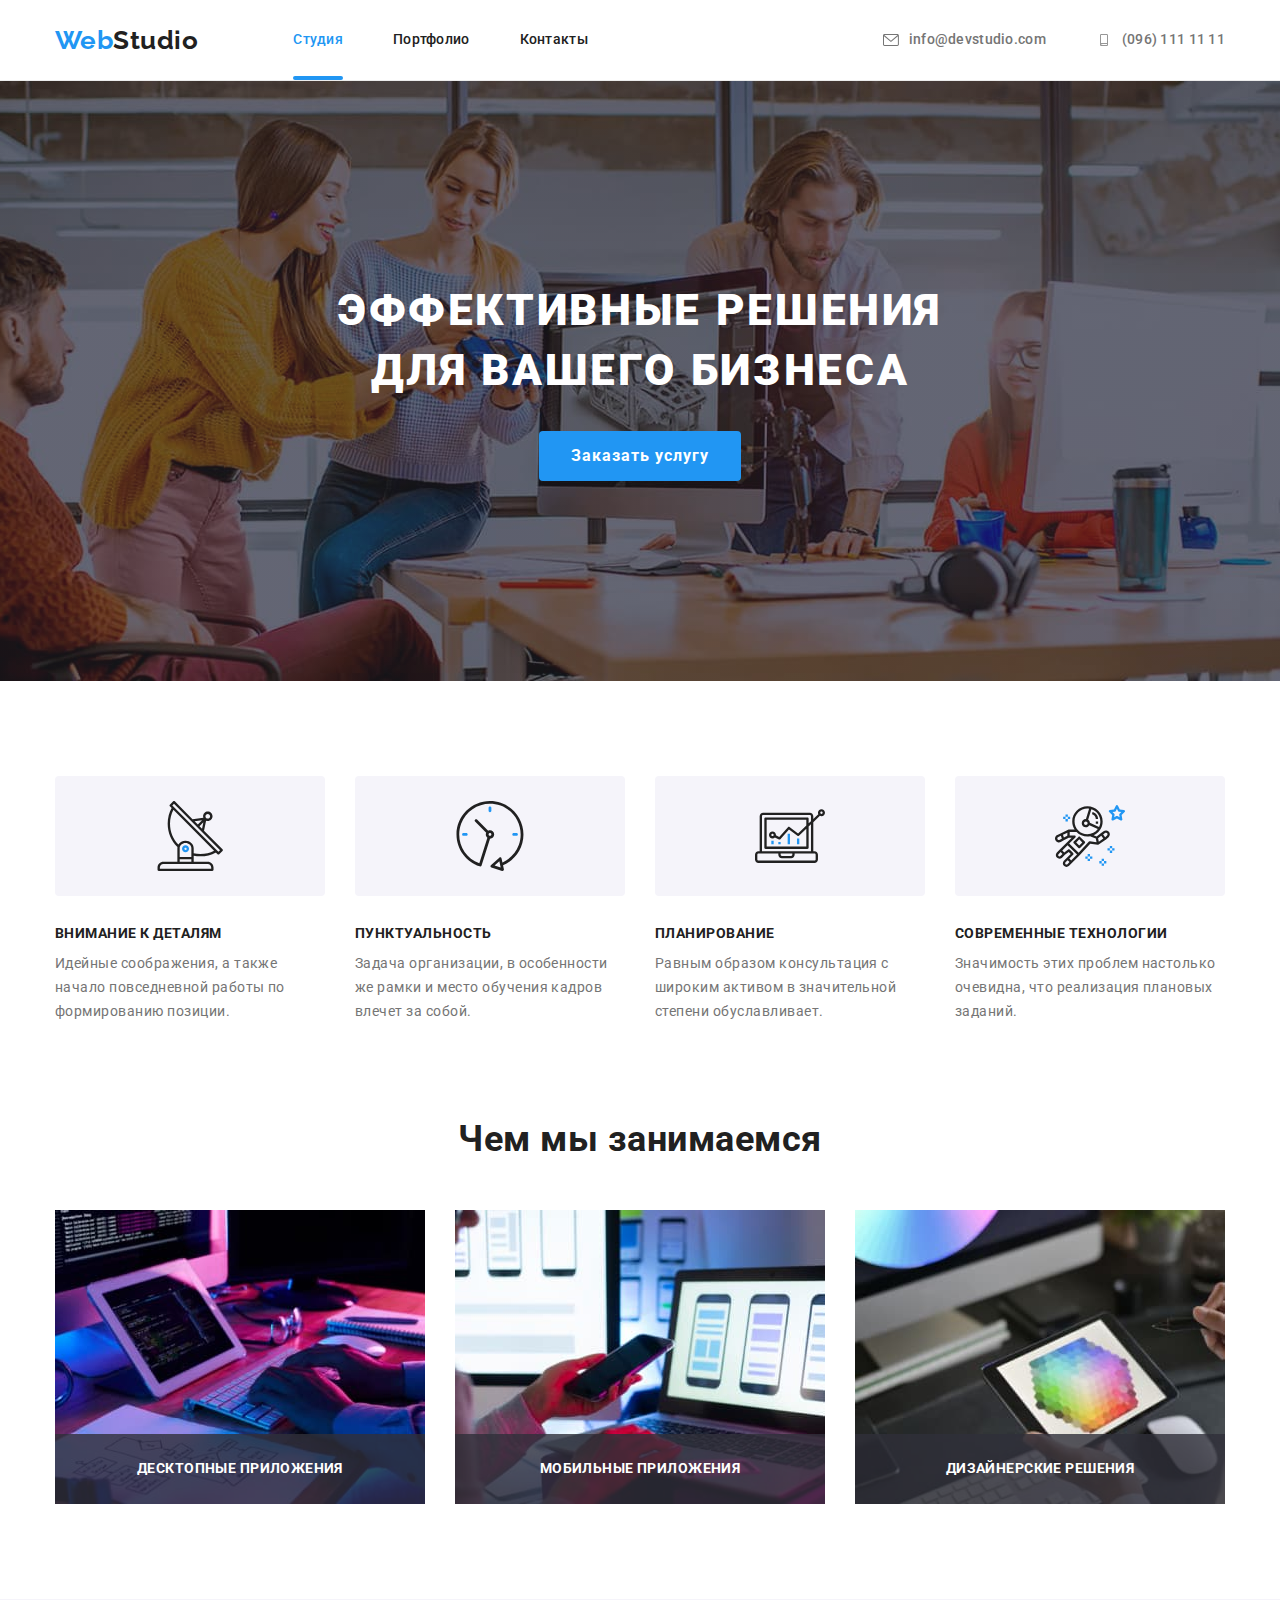
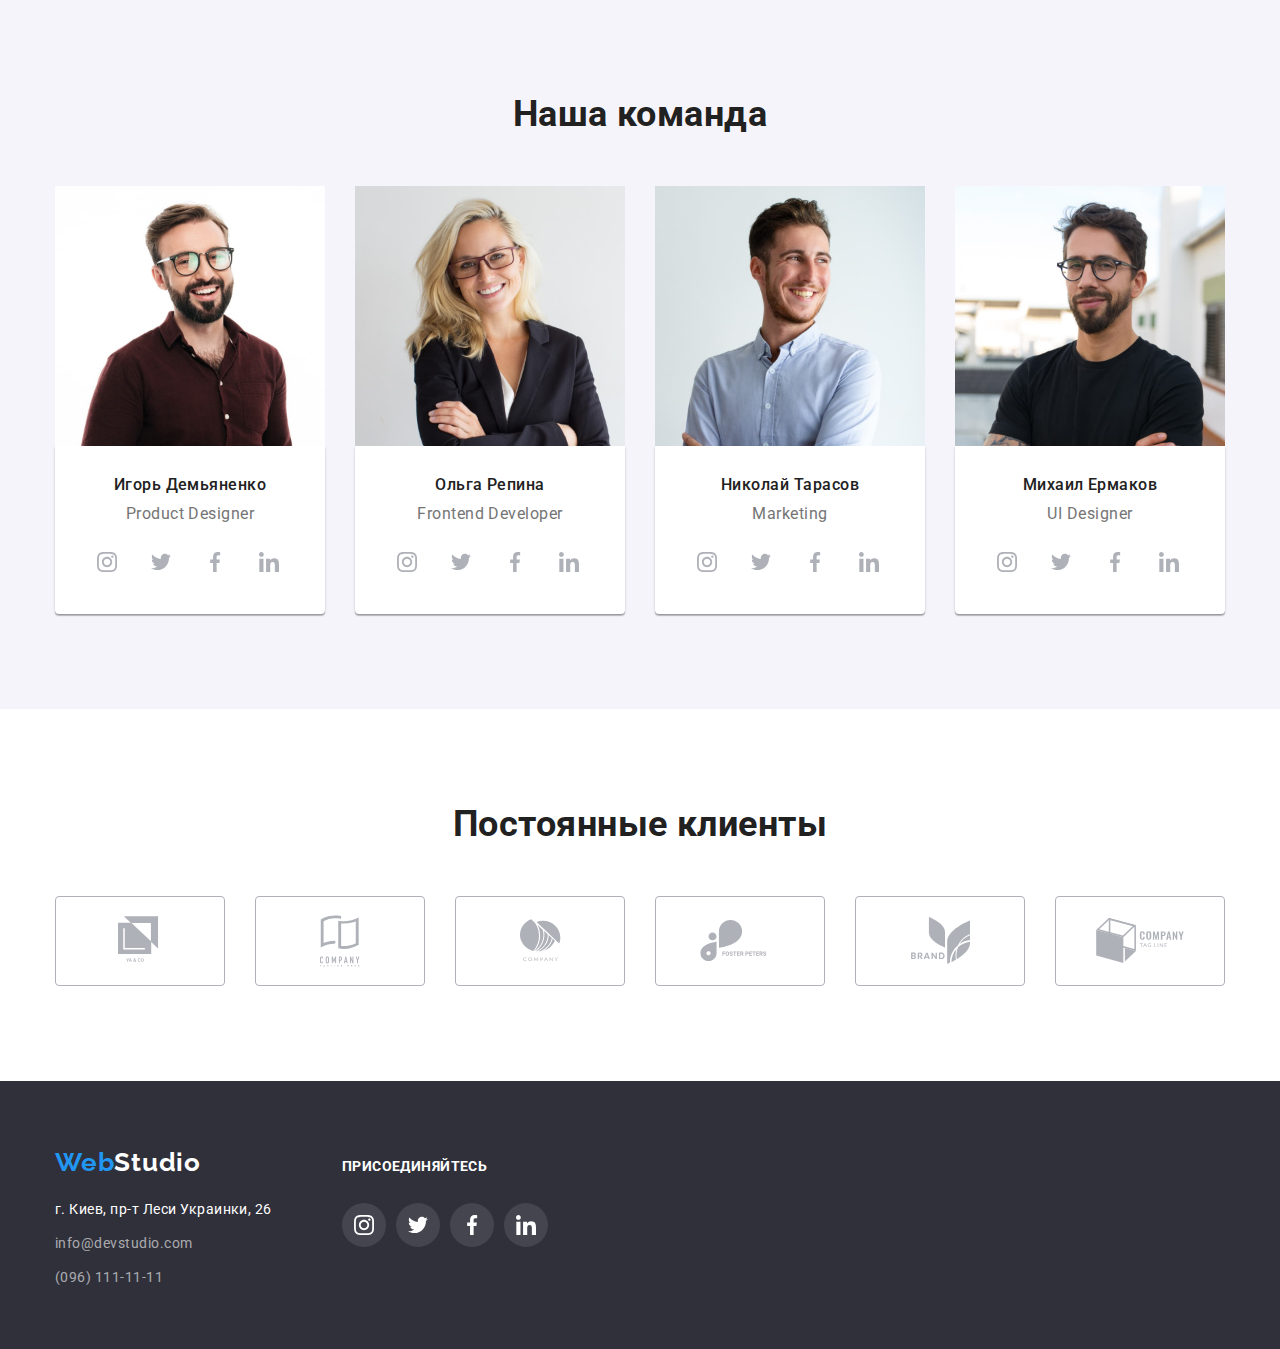
<file: index.html>
<!DOCTYPE html>
<html lang="ru">
<head>
    <meta charset="UTF-8">
    <meta name="viewport" content="width=device-width, initial-scale=1.0">
    <title>Студия</title>
    <link rel="stylesheet" href="https://fonts.googleapis.com/css2?family=Raleway:wght@700&display=swap">
    <link rel="stylesheet" href="https://fonts.googleapis.com/css2?family=Roboto:wght@400;500;700;900&display=swap">
    <link rel="stylesheet" href="https://cdnjs.cloudflare.com/ajax/libs/modern-normalize/1.0.0/modern-normalize.min.css">
    <link rel="stylesheet" href="./css/styles.css">
</head>
<body>

    
   

<header class="header">
    
    
        <div class="container nav-adress-container">
            
                <!--Логотип-->
        <a class="logo" href="./index.html"><span class="web-logo">Web</span>Studio</a>
        <nav>
            <!-- Навигация на другие страницы -->
            <ul class="site-nav list">
                <li class="item"><a class="link current" href="">Студия</a></li>
                <li class="item"><a class="link" href="./portfolio.html" target="_blank">Портфолио</a></li>
                <li class="item"><a class="link" href="">Контакты</a></li>
            </ul>
        </nav>



        <!--Список контактов-->
        <adress class="adress-container">
            <ul class="header-adress list">



                <li class="item">
                    <a href="mailto:info@devstudio.com" class="adress-link">
                        <svg class="nav-svg" width="16" height="12">
                            <use href="./images/sprites.svg#email">
                        </svg>info@devstudio.com</a>
                </li>


                
                <li class="item"><a href="tel:++380961111111" class="adress-link">
                        <svg class="nav-svg" width="16" height="12">
                            <use href="./images/sprites.svg#smartphone">
                        </svg>(096) 111 11 11</a>
                    </li>

            </ul>
        </adress>

    </div>


    
</header>
    
<main>
    <!--Секция с героем-->
    
    <section class="hero-section">
        <div class="container">
        <h1 class="hero">Эффективные решения <br>для вашего бизнеса</h1>

        <button type="button" class="button" data-modal-open>
            <span class="button-text">Заказать услугу</span>
        </button> 
    </div>

    
    </section>
    
    <!--Список преимуществ данной веб студии-->
    
    <section class="features-section">
        <div class="container">
        <!--<h2>Список преимуществ</h2>-->
<ul class="features list">

    <li class="item">
        <div class=features-icon>
    <svg width="70" height="70">
        <use href="./images/sprites.svg#antenna">
    </svg>
        </div>
        <h3 class="title">Внимание к деталям</h3>
        <p class="features-text">Идейные соображения, а также начало повседневной работы по формированию позиции.</p>
    </li>


    <li class="item">
        <div class=features-icon>
            <svg width="70" height="70">
                <use href="./images/sprites.svg#clock">
            </svg>
        </div>
        <h3 class="title">Пунктуальность</h3>
        <p class="features-text">Задача организации, в особенности же рамки и место обучения кадров влечет за собой.</p>
    </li>
    <li class="item">
        <div class=features-icon>
            <svg width="70" height="70">
                <use href="./images/sprites.svg#diagram">
            </svg>
        </div>
        <h3 class="title">Планирование</h3>
        <p class="features-text">Равным образом консультация с широким активом в значительной степени обуславливает.</p>
    </li>
    <li class="item">
        <div class=features-icon>
            <svg width="70" height="70">
                <use href="./images/sprites.svg#astronaut">
            </svg>
        </div>
        <h3 class="title">Современные технологии</h3>
        <p class="features-text">Значимость этих проблем настолько очевидна, что реализация плановых заданий.</p>
    </li>
</ul>
</div>


    </section>
    </div>
    
    <!--Чем мы занимаемся-->
    
    <section class="what-we-do-section">
        <div class="container">
        <h2 class="section-title">Чем мы занимаемся</h2>
        <ul class="list works-photo">
            
            <li class="item">
                <img src="./images/coding.jpg" alt="верстаем" width="370" />
            <div class="what-we-do-description">
                <p class="what-we-do-description-text">
                    Десктопные приложения
                </p>
            </div>
             </li>



            <li class="item"><img src="./images/adaptive.jpg" alt="делаем адаптивную верстку" width="370" />
            <div class="what-we-do-description">
                <p class="what-we-do-description-text">
                    Мобильные приложения
                </p>
            </div></li>


            
            <li class="item"><img src="./images/webdesign.jpg"  alt="занимаемся веб-дизайном" width="370" />
            <div class="what-we-do-description">
                <p class="what-we-do-description-text">
                    Дизайнерские решения
                </p>
            </div></li>
            
        </ul>
        </div>
    </section>
    
    <!--Наша команда-->
    
    <section class="our-team-section">
        <div class="container">
        <h2 class="section-title">Наша команда</h2>
        <ul class="our-team list">
            <li class="item">
            <img src="./images/igor.jpg" alt="Игорь Демьяненко" width="270" />
        <div class="content">
            <h3 class="title">Игорь Демьяненко</h3>
            <p class="profession">Product Designer</p>
            <!--------------------------------- Кнопки социалок------------------->
            <ul class="social-buttons-team list">
                <li class="item">
                    <a class="social-link-team" href="http://www.instagram.com" target="blank">
                        <svg width="20" height="20">
                            <use href="./images/sprites.svg#instagram">
                        </svg>
                    </a>
                </li>
                <li class="item">
                    <a class="social-link-team" href="http://www.twitter.com" target="blank">
                        <svg width="20" height="20">
                            <use href="./images/sprites.svg#twitter">
                        </svg>
                    </a>
                </li>
                <li class="item">
                    <a class="social-link-team" href="http://www.facerbook.com" target="blank">
                        <svg width="20" height="20">
                            <use href="./images/sprites.svg#facebook">
                        </svg>
                    </a>
                </li>
                <li class="item">
                    <a class="social-link-team" href="http://www.linkedin.com/" target="blank">
                        <svg width="20" height="20">
                            <use href="./images/sprites.svg#linkedin">
                        </svg>
                    </a>
                </li>
            
            </ul>
                <!--------------------------------- Кнопки социалок------------------->
            </div>
            
            </li>
            <li class="item">
            <img src="./images/olga.jpg" alt="Ольга Репина" width="270" />
        <div class="content">
            <h3 class="title">Ольга Репина</h3>
            <p class="profession">Frontend Developer</p>
        <ul class="social-buttons-team list">
            <li class="item">
                <a class="social-link-team" href="http://www.instagram.com" target="blank">
                    <svg width="20" height="20">
                        <use href="./images/sprites.svg#instagram">
                    </svg>
                </a>
            </li>
            <li class="item">
                <a class="social-link-team" href="http://www.twitter.com" target="blank">
                    <svg width="20" height="20">
                        <use href="./images/sprites.svg#twitter">
                    </svg>
                </a>
            </li>
            <li class="item">
                <a class="social-link-team" href="http://www.facerbook.com" target="blank">
                    <svg width="20" height="20">
                        <use href="./images/sprites.svg#facebook">
                    </svg>
                </a>
            </li>
            <li class="item">
                <a class="social-link-team" href="http://www.linkedin.com/" target="blank">
                    <svg width="20" height="20">
                        <use href="./images/sprites.svg#linkedin">
                    </svg>
                </a>
            </li>
        
        </ul>
        </div>    
            </li>
            <li class="item">
            <img src="./images/nikola.jpg" alt="Николай Тарасов" width="270" />
        <div class="content">
            <h3 class="title">Николай Тарасов</h3>
            <p class="profession">Marketing</p>
            <ul class="social-buttons-team list">
                <li class="item">
                    <a class="social-link-team" href="http://www.instagram.com" target="blank">
                        <svg width="20" height="20">
                            <use href="./images/sprites.svg#instagram">
                        </svg>
                    </a>
                </li>
                <li class="item">
                    <a class="social-link-team" href="http://www.twitter.com" target="blank">
                        <svg width="20" height="20">
                            <use href="./images/sprites.svg#twitter">
                        </svg>
                    </a>
                </li>
                <li class="item">
                    <a class="social-link-team" href="http://www.facerbook.com" target="blank">
                        <svg width="20" height="20">
                            <use href="./images/sprites.svg#facebook">
                        </svg>
                    </a>
                </li>
                <li class="item">
                    <a class="social-link-team" href="http://www.linkedin.com/" target="blank">
                        <svg width="20" height="20">
                            <use href="./images/sprites.svg#linkedin">
                        </svg>
                    </a>
                </li>
            
            </ul>
        </div>
            </li>
            <li class="item">
            <img src="./images/mihail.jpg" alt="Михаил Ермаков" width="270" />
        <div class="content">
            <h3 class="title">Михаил Ермаков</h3>
            <p class="profession">UI Designer</p>
            <ul class="social-buttons-team list">
                <li class="item">
                    <a class="social-link-team" href="http://www.instagram.com" target="blank">
                        <svg width="20" height="20">
                            <use href="./images/sprites.svg#instagram">
                        </svg>
                    </a>
                </li>
                <li class="item">
                    <a class="social-link-team" href="http://www.twitter.com" target="blank">
                        <svg width="20" height="20">
                            <use href="./images/sprites.svg#twitter">
                        </svg>
                    </a>
                </li>
                <li class="item">
                    <a class="social-link-team" href="http://www.facerbook.com" target="blank">
                        <svg width="20" height="20">
                            <use href="./images/sprites.svg#facebook">
                        </svg>
                    </a>
                </li>
                <li class="item">
                    <a class="social-link-team" href="http://www.linkedin.com/" target="blank">
                        <svg width="20" height="20">
                            <use href="./images/sprites.svg#linkedin">
                        </svg>
                    </a>
                </li>
            
            </ul>
            </li>
        </div>
        </ul>
        </div>
    </section>

    <section class="clients-container">
        <div class="container">
            <h2 class="section-title">Постоянные клиенты</h2>
    
          

            <ul class="our-clients list">
                
                <li>
                <a href="/" class="client-link">
                <svg class="list-icon" width="44.27" height="49.23">
                    <use href="./images/sprites.svg#comp1">
                    </use>
                 </svg>   
                </a>
                </li>

                <li>
                    <a href="/" class="client-link">
                        <svg class="list-icon" width="40" height="52">
                            <use href="./images/sprites.svg#comp2">
                            </use>
                        </svg>
                    </a>
                </li>

                <li>
                    <a href="/" class="client-link">
                        <svg class="list-icon" width="41" height="42.6">
                            <use href="./images/sprites.svg#comp3">
                            </use>
                        </svg>
                    </a>
                </li>

                <li>
                    <a href="/" class="client-link">
                        <svg class="list-icon" width="79.66" height="42.02">
                            <use href="./images/sprites.svg#comp4">
                            </use>
                        </svg>
                    </a>
                </li>

                <li>
                    <a href="/" class="client-link">
                        <svg class="list-icon" width="59" height="47">
                            <use href="./images/sprites.svg#comp5">
                            </use>
                        </svg>
                    </a>
                </li>

                <li>
                    <a href="/" class="client-link">
                        <svg class="list-icon" width="88.48" height="45.44">
                            <use href="./images/sprites.svg#comp6">
                            </use>
                        </svg>
                    </a>
                </li>
                
            </ul>
            
    
        </div>
    </section>
    
</main>
   
    <footer class="footer">
        <div class="container footer-container">

      

        <div>
        <!--Логотип-->
        <a class="footer-logo" href="./index.html"><span class="web-logo">Web</span>Studio</a>
          <!--Список контактов-->
         <address>
        <ul class="footer-adress list">

         <li class="item">
            <a href="https://goo.gl/maps/HhLxZeVXFnJHZ4HMA" 
                target="_blank" class="footer-contact-adress">г. Киев, пр-т Леси Украинки, 26 </a> </li>
         <li class="item">
            <a href="mailto:info@devstudio.com" class="footer-contact">info@devstudio.com</a>
        </li>
        <li class="item">
            <a href="tel:++380961111111" class="footer-contact">(096) 111-11-11</a>
        </li>
    </ul>
        </address>
    </div>
                



        <div class="social-container">
           <p> <span class="join-us">присоединяйтесь</span></p>
            <ul class="social-buttons list">
                <li class="item">
                    <a class="social-link" href="http://www.instagram.com" target="blank">
                    <svg width="20" height="20">
                        <use href="./images/sprites.svg#instagram">
                    </svg>
                    </a>
                </li>
                <li class="item">
                    <a class="social-link" href="http://www.twitter.com" target="blank">
                    <svg width="20" height="20">
                        <use href="./images/sprites.svg#twitter">
                    </svg>
                    </a>
                </li>
                <li class="item">
                    <a class="social-link" href="http://www.facerbook.com" target="blank">
                    <svg width="20" height="20">
                        <use href="./images/sprites.svg#facebook">
                    </svg>
                    </a>
                </li>
                <li class="item">
                    <a class="social-link" href="http://www.linkedin.com/" target="blank">
                    <svg width="20" height="20">
                        <use href="./images/sprites.svg#linkedin">
                    </svg>
                    </a>
                </li>
                
            </ul>
        </div>
        
        
        </div>
    </footer>

    <div class="backdrop is-hidden" data-modal>
    
        <div class="modal">
            <button class="modal-close" data-modal-close >
                <svg width="11" height="11">
                    <use href="./images/sprites.svg#close">
                </svg>
            </button>
        </div>
    
    </div>
    
<script src="./js/modal.js"></script>
</body>
</html>
</file>
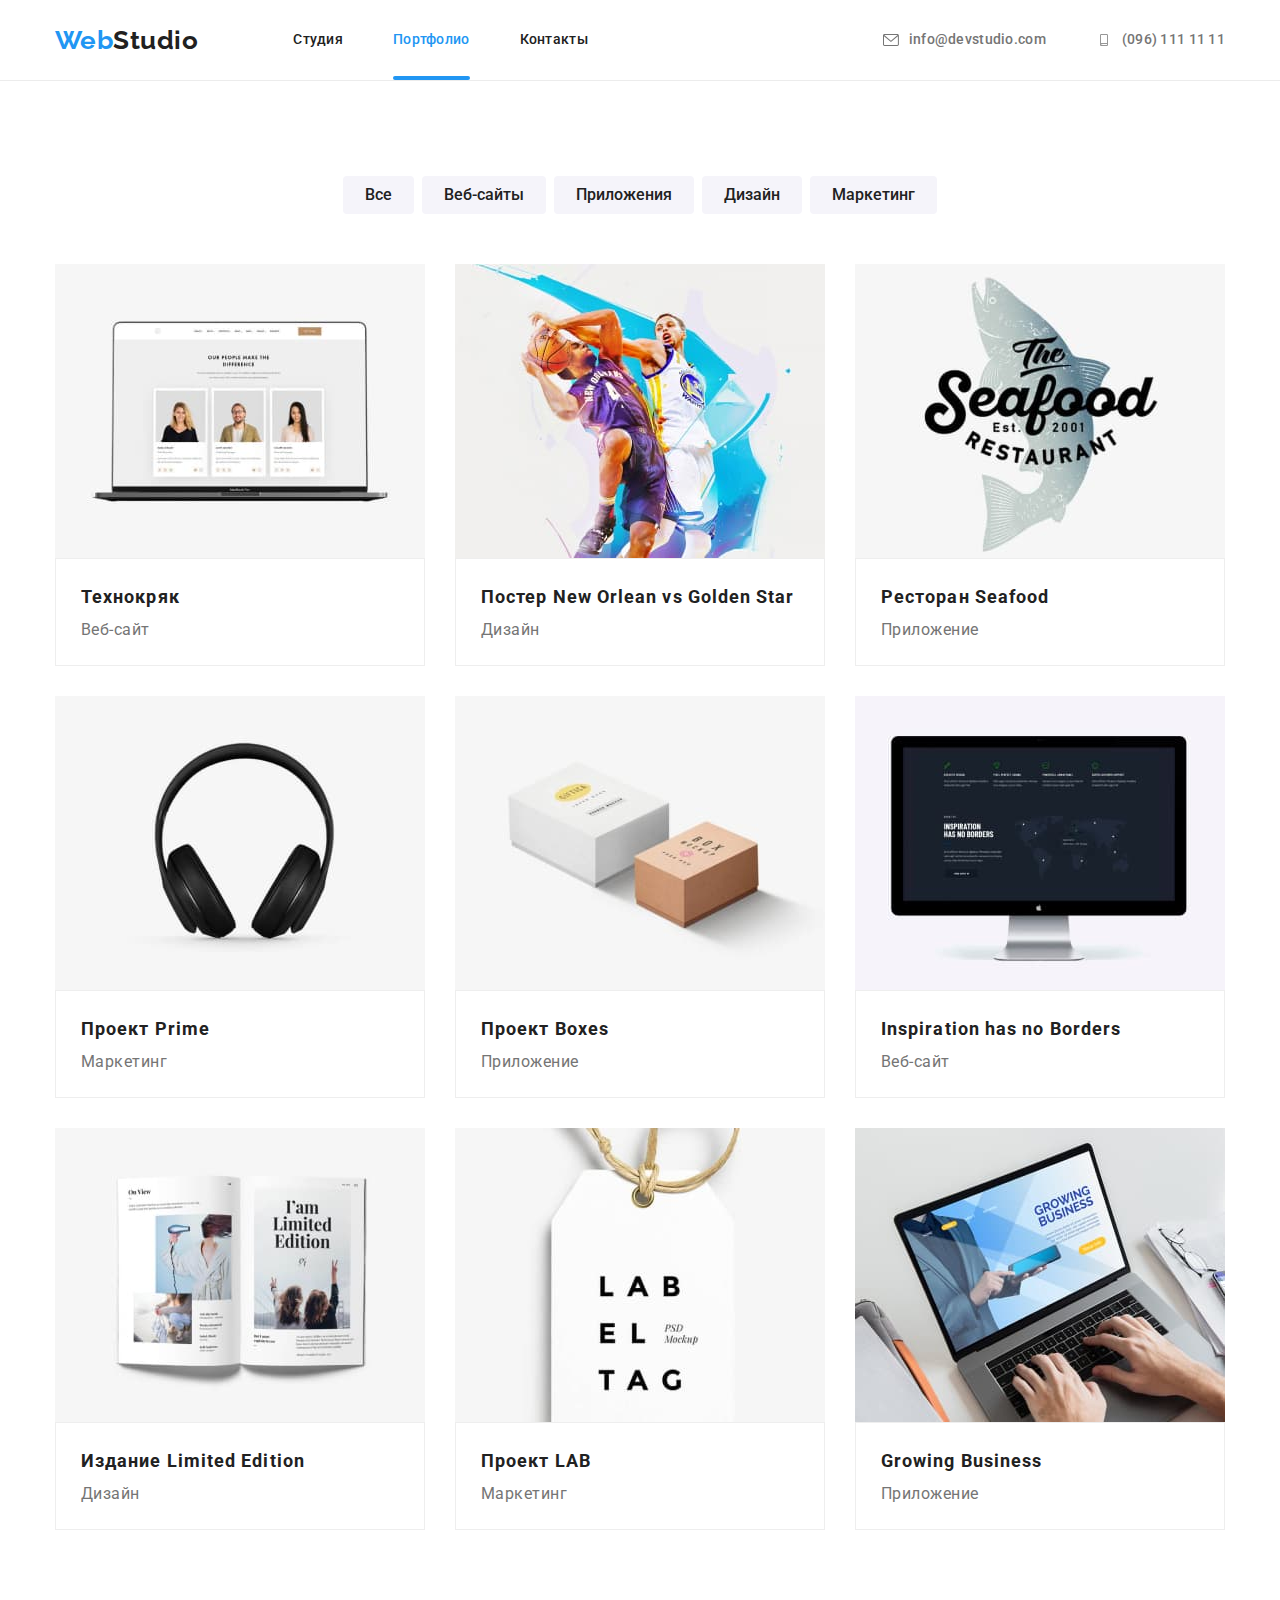
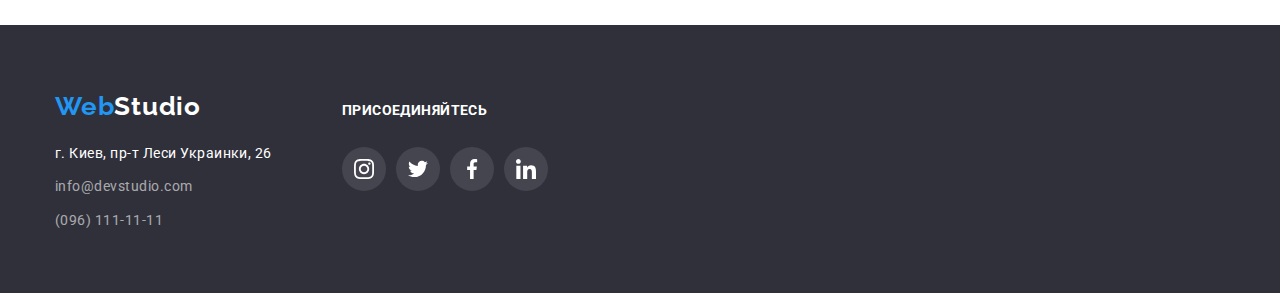
<file: portfolio.html>
<!DOCTYPE html>
<html lang="ru">

<head>
    <meta charset="UTF-8">
    <meta name="viewport" content="width=device-width, initial-scale=1.0">
    <title>Портфолио</title>
    <link rel="stylesheet" href="https://fonts.googleapis.com/css2?family=Raleway:wght@700&display=swap">
    <link rel="stylesheet" href="https://fonts.googleapis.com/css2?family=Roboto:wght@400;500;700;900&display=swap">
    <link rel="stylesheet" href="https://cdnjs.cloudflare.com/ajax/libs/modern-normalize/1.0.0/modern-normalize.min.css">
    <link rel="stylesheet" href="./css/styles.css">
</head>

<body>
    
<header class="header">
    <div class="container nav-adress-container">

        <!--Логотип-->
        <a class="logo" href="./index.html"><span class="web-logo">Web</span>Studio</a>
        <nav>
            <!-- Навигация на другие страницы -->
            <ul class="site-nav list">
                <li class="item"><a class="link" href="./index.html" target="_blank">Студия</a></li>
                <li class="item"><a class="link current" href="./portfolio.html" target="_blank">Портфолио</a></li>
                <li class="item"><a class="link" href="">Контакты</a></li>
            </ul>
        </nav>
        <!--Список контактов-->
        <adress class="adress-container">
            <ul class="header-adress list">


                
                <li class="item">
                    <a href="mailto:info@devstudio.com" class="adress-link">
                        <svg class="nav-svg" width="16" height="12">
                            <use href="./images/sprites.svg#email">
                        </svg>info@devstudio.com</a>
                </li>
                <li class="item"><a href="tel:++380961111111" class="adress-link">
                    <svg class="nav-svg" width="16" height="12">
                        <use href="./images/sprites.svg#smartphone">
                    </svg>(096) 111 11 11</a></li>

            </ul>
        </adress>

    </div>
</header>
    
    <main>
        
        <section class="works-section">
            <div class="container">
                
            <!--Навигационные кнопки-->
            <ul class="main-buttons list">
                <li class="item"><button type="button" class="port-button">
                <span class="port-button-text">Все</span></button></li>
                <li class="item"><button type="button" class="port-button">
                    <span class="port-button-text">Веб-сайты</span></button></li>
                <li class="item"><button type="button" class="port-button">
                    <span class="port-button-text">Приложения</span></button></li>
                <li class="item"><button type="button" class="port-button">
                    <span class="port-button-text">Дизайн</span></button></li>
                <li class="item"><button type="button" class="port-button">
                    <span class="port-button-text">Маркетинг</span></button></li>
            </ul>
            
            
            <!--Список примеров работ-->
            <!--<h1>Примеры работ</h1>-->
            
                
            <ul class="wrap-works list">
                <li class="item">

                    <a class="works-examples" href="/">
                        <div class="image-conteiner">
                    <img src="./images/technocrack.jpg" alt="Технокряк" width="370" />
                    <div class="work-example-text">
                        Технокряк это современная площадка распространения коронавируса. Компании используют эту платформу для цифрового
                        шпионажа и атак на защищённые сервера конкурентов.
                    </div>
                    </div>
                <div class="content">
                    <h2 class="works-title">Технокряк</h2>
                    <p class="works-description">Веб-сайт</p>
                </div>
                    </a>
                </li>



                
                <li class="item">
                    <a class="works-examples" href="/">
                    <div class="image-conteiner">
                        <img src="./images/neworlean.jpg" alt="New orlean" width="370" />
                        <div class="work-example-text">
                            Технокряк это современная площадка распространения коронавируса. Компании используют эту платформу для цифрового
                            шпионажа и атак на защищённые сервера конкурентов.
                        </div>
                    </div>
                <div class="content">
                    <h2 class="works-title">Постер New Orlean vs Golden Star</h2>
                    <p class="works-description">Дизайн</p>
                </div>    
                </a>
                </li>


                
                <li class="item">
                    <a class="works-examples" href="/">
                    <div class="image-conteiner">
                        <img src="./images/seafood.jpg" alt="Seafood" width="370" />
                        <div class="work-example-text">
                            Технокряк это современная площадка распространения коронавируса. Компании используют эту платформу для цифрового
                            шпионажа и атак на защищённые сервера конкурентов.
                        </div>
                    </div>
                <div class="content">
                    <h2 class="works-title">Ресторан Seafood</h2>
                    <p class="works-description">Приложение</p>
                </div>    
                    </a>
                </li>
                <li class="item">
                    <a class="works-examples" href="/">
                    <div class="image-conteiner">
                        <img src="./images/prime.jpg" alt="Prima" width="370" />
                        <div class="work-example-text">
                            Технокряк это современная площадка распространения коронавируса. Компании используют эту платформу для цифрового
                            шпионажа и атак на защищённые сервера конкурентов.
                        </div>
                    </div>
                    <div class="content">
                    <h2 class="works-title">Проект Prime</h2>
                    <p class="works-description">Маркетинг</p>
                </div>    
                    </a>
                </li>
                <li class="item">
                    <a class="works-examples" href="/">
                    <div class="image-conteiner">
                        <img src="./images/boxes.jpg" alt="Boxes" width="370" />
                        <div class="work-example-text">
                            Технокряк это современная площадка распространения коронавируса. Компании используют эту платформу для цифрового
                            шпионажа и атак на защищённые сервера конкурентов.
                        </div>
                    </div>
                    <div class="content">
                    <h2 class="works-title">Проект Boxes</h2>
                    <p class="works-description">Приложение</p>
                </div>    
                    </a>
                </li>
                <li class="item">
                    <a class="works-examples" href="/">
                    <div class="image-conteiner">
                        <img src="./images/inspiration.jpg" alt="Inspiration" width="370" />
                        <div class="work-example-text">
                            Технокряк это современная площадка распространения коронавируса. Компании используют эту платформу для цифрового
                            шпионажа и атак на защищённые сервера конкурентов.
                        </div>
                    </div>
                    <div class="content">
                    <h2 class="works-title">Inspiration has no Borders</h2>
                    <p class="works-description">Веб-сайт</p>
                </div>    
                    </a>
                </li>
                <li class="item">
                    <a class="works-examples" href="/">
                    <div class="image-conteiner">
                        <img src="./images/limitededition.jpg" alt="Limited" width="370" />
                        <div class="work-example-text">
                            Технокряк это современная площадка распространения коронавируса. Компании используют эту платформу для цифрового
                            шпионажа и атак на защищённые сервера конкурентов.
                        </div>
                    </div>
                    <div class="content">
                    <h2 class="works-title">Издание Limited Edition</h2>
                    <p class="works-description">Дизайн</p>
                </div>    
                    </a>
                </li>
                <li class="item">
                    <a class="works-examples" href="/">
                    <div class="image-conteiner">
                        <img src="./images/lab.jpg" alt="Lab" width="370" />
                        <div class="work-example-text">
                            Технокряк это современная площадка распространения коронавируса. Компании используют эту платформу для цифрового
                            шпионажа и атак на защищённые сервера конкурентов.
                        </div>
                    </div>
                    <div class="content">
                    <h2 class="works-title">Проект LAB</h2>
                    <p class="works-description">Маркетинг</p>
                </div>    
                    </a>
                </li>
                <li class="item">
                    <a class="works-examples" href="/">
                    <div class="image-conteiner">
                        <img src="./images/growing.jpg" alt="Growing" width="370" />
                        <div class="work-example-text">
                            Технокряк это современная площадка распространения коронавируса. Компании используют эту платформу для цифрового
                            шпионажа и атак на защищённые сервера конкурентов.
                        </div>
                    </div>
                    <div class="content">
                    <h2 class="works-title">Growing Business</h2>
                    <p class="works-description">Приложение</p>
                </div>    
                    </a>
                </li>
            </ul>
            </div>
        </section>
        
    </main>
    
<footer class="footer">
    <div class="container footer-container">



        <div>
            <!--Логотип-->
            <a class="footer-logo" href="./index.html"><span class="web-logo">Web</span>Studio</a>
            <!--Список контактов-->
            <address>
                <ul class="footer-adress list">

                    <li class="item">
                        <a href="https://goo.gl/maps/HhLxZeVXFnJHZ4HMA" target="_blank" class="footer-contact-adress">г.
                            Киев, пр-т Леси Украинки, 26 </a> </li>
                    <li class="item">
                        <a href="mailto:info@devstudio.com" class="footer-contact">info@devstudio.com</a>
                    </li>
                    <li class="item">
                        <a href="tel:++380961111111" class="footer-contact">(096) 111-11-11</a>
                    </li>
                </ul>
            </address>
        </div>




        <div class="social-container">
            <p> <span class="join-us">присоединяйтесь</span></p>
            <ul class="social-buttons list">
                <li class="item">
                    <a class="social-link" href="http://www.instagram.com" target="blank">
                        <svg width="20" height="20">
                            <use href="./images/sprites.svg#instagram">
                        </svg>
                    </a>
                </li>
                <li class="item">
                    <a class="social-link" href="http://www.twitter.com" target="blank">
                        <svg width="20" height="20">
                            <use href="./images/sprites.svg#twitter">
                        </svg>
                    </a>
                </li>
                <li class="item">
                    <a class="social-link" href="http://www.facerbook.com" target="blank">
                        <svg width="20" height="20">
                            <use href="./images/sprites.svg#facebook">
                        </svg>
                    </a>
                </li>
                <li class="item">
                    <a class="social-link" href="http://www.linkedin.com/" target="blank">
                        <svg width="20" height="20">
                            <use href="./images/sprites.svg#linkedin">
                        </svg>
                    </a>
                </li>

            </ul>
        </div>


    </div>
</footer>


</body>

</html>
</file>
<file: css/styles.css>
/*цвет основного текста #212121 */

/*вторичный цвет текста #757575 */

/* белый #FFFFFF */

/* вторичный цвет фона "наша команда" #F5F4FA */

/*акцент #2196F3 */

/* цвет почты и ном телефона футер rgba(255, 255, 255, 0.6); */

/*футер бекграунд #2F303A */

:root {
  --primary-text-color: #757575;
  --secondary-text-color: #ffffff;
  --title-text-color: #212121;
  --accent-color: #2196f3;
  --secondary-white-color: rgba(255, 255, 255, 0.6);
  --primary-bg-color: #ffffff;
  --secondary-bg-color: #2f303a;
  --secondary-grey-bg-color: #f5f4fa;
  --hero-bg-color: #c4c4c4;
  --border-color: #eeeeee;
  --header-border-color: #ececec;
  --svg-grey-color: #afb1b8;
  --timing-function: cubic-bezier(0.4, 0, 0.2, 1);
  --timing-duration: 250ms;
}

body {
  background-color: var(--primary-bg-color);
  color: var(--primary-text-color);
  font-family: Roboto, sans-serif;
  letter-spacing: 0.03em;
  outline: 2px solid black;
  margin: auto;
}

img {
  display: block;
}

.container {
  margin-left: auto;
  margin-right: auto;
  padding-left: 15px;
  padding-right: 15px;

  width: 1200px;
}

.list {
  list-style: none;
  margin: 0px;
  padding: 0px;
}

/* общие css переходы для всех классов */
.site-nav .link,
.header-adress .adress-link,
.nav-svg,
.social-link-team,
.client-link,
.footer-contact-adress,
.footer-contact,
.social-link,
.port-button {
  transition: color var(--timing-duration) var(--timing-function),
    fill var(--timing-duration) var(--timing-function),
    background-color var(--timing-duration) var(--timing-function),
    border-color var(--timing-duration) var(--timing-function);
}

/*----------------------------------------------------------------*/
.header {
  border-bottom: 1px solid var(--header-border-color);
  margin-left: auto;
  margin-right: auto;
}

.logo {
  color: var(--title-text-color);
  font-family: Raleway;
  font-weight: 700;
  font-size: 26px;
  line-height: 1.19;
  text-decoration: none;
}

.web-logo {
  color: var(--accent-color);
}

/*Site nav*/

.nav-adress-container {
  display: flex;
  align-items: center;
}

.site-nav {
  display: flex;
  margin-left: 95px;
}

.header-adress {
  display: flex;
  align-items: center;
}

.adress-container {
  margin-left: auto;
}

.site-nav .item {
  margin-right: 50px;
}

.site-nav .item:last-child {
  margin-right: 0px;
}

.header-adress .item {
  margin-right: 50px;
}

.header-adress .item:last-child {
  margin-right: 0px;
}

.nav-svg {
  fill: var(--primary-text-color);
  margin-right: 10px;
}

/*------------------------------------------------------------------*/
.site-nav .link.current {
  color: var(--accent-color);
}

.site-nav .link.current::after {
  content: "";
  display: block;
  position: absolute;
  left: 0px;
  bottom: 0px;
  width: 100%;
  height: 4px;
  border-radius: 2px;
  background-color: var(--accent-color);
}

.site-nav .link:hover,
.site-nav .link:focus {
  color: var(--accent-color);
}

.site-nav .link {
  display: block;
  position: relative;
  padding-top: 32px;
  padding-bottom: 32px;

  color: var(--title-text-color);
  font-weight: 500;
  font-size: 14px;
  line-height: 1.14;
  letter-spacing: 0.02em;
  text-decoration: none;
}

.header-adress .adress-link {
  display: flex;
  color: var(--primary-text-color);
  font-style: normal;
  font-weight: 500;
  font-size: 14px;
  line-height: 1.14;
  letter-spacing: 0.02em;
  text-decoration: none;

  align-items: center;
  justify-content: center;
}

.adress-link:hover,
.adress-link:focus {
  color: var(--accent-color);
}

.adress-link:hover .nav-svg,
.adress-link:focus .nav-svg {
  fill: var(--accent-color);
}

/*Section*/

.section-title {
  margin-top: 0px;
  margin-bottom: 50px;

  color: var(--title-text-color);
  font-weight: 700;
  font-size: 36px;
  line-height: 1.16;
  text-align: center;
}

/*Hero*/

.hero-section {
  padding-top: 200px;
  padding-bottom: 200px;
  height: 600px;
  max-width: 1600px;
  margin-left: auto;
  margin-right: auto;
  background-image: linear-gradient(
      to right,
      rgba(47, 48, 58, 0.4),
      rgba(47, 48, 58, 0.4)
    ),
    url(../images/heroback.jpg);
  background-color: var(--hero-bg-color);

  background-repeat: no-repeat;
  background-position: center;
  background-size: cover;
  text-align: center;
}

.hero {
  margin-top: 0px;
  margin-bottom: 30px;

  color: var(--secondary-text-color);
  font-weight: 900;
  font-size: 44px;
  line-height: 1.36;
  letter-spacing: 0.06em;
  text-transform: uppercase;
}
/*Button*/

.button-text {
  color: var(--secondary-text-color);
  font-weight: 700;
  font-size: 16px;
  line-height: 1.875;
  letter-spacing: 0.06em;
}

.button {
  display: inline-block;
  padding: 10px 32px;
  min-width: 200px;

  cursor: pointer;
  background-color: var(--accent-color);
  font-family: inherit;
  border-radius: 4px;
  border: none;
}

/*Features*/

.features-section {
  padding-top: 95px;
}

.features {
  display: flex;
}

.features .item:last-child {
  margin-right: 0px;
}

.features .item {
  margin-right: 30px;
}

.features-icon {
  display: flex;
  height: 120px;
  width: 270px;
  background-color: var(--secondary-grey-bg-color);
  border-radius: 4px;
  margin-bottom: 30px;
  align-items: center;
  justify-content: center;
}

.features .title {
  margin-top: 0px;
  margin-bottom: 10px;

  color: var(--title-text-color);
  font-weight: 700;
  font-size: 14px;
  line-height: 1.14;
  text-transform: uppercase;
}

.features-text {
  margin-top: 0px;
  margin-bottom: 0px;

  font-size: 14px;
  line-height: 1.71;
}

/*Чем мы занимаемся*/

.what-we-do-section {
  padding-top: 95px;
  padding-bottom: 95px;
}

.works-photo .item {
  margin-right: 30px;
  position: relative;
}

.what-we-do-description {
  display: flex;
  align-items: center;
  justify-content: center;
  width: 100%;
  bottom: 0px;
  min-height: 70px;
  background-color: rgba(47, 48, 58, 0.8);

  position: absolute;
}

.what-we-do-description-text {
  margin: 0px;
  font-weight: 700;
  font-size: 14px;
  line-height: 1.14;
  letter-spacing: 0.03em;
  text-transform: uppercase;

  color: var(--secondary-text-color);
}

.works-photo {
  display: flex;
}

.works-photo .item:last-child {
  margin-right: 0px;
}

/*Наша команда*/

.our-team-section {
  background-color: var(--secondary-grey-bg-color);
  padding-top: 95px;
  padding-bottom: 95px;
  margin-left: auto;
  margin-right: auto;
}

.our-team {
  display: flex;
}

.our-team .item {
  margin-right: 30px;
}

.our-team .item:last-child {
  margin-right: 0px;
}

.our-team .title {
  margin-top: 0px;
  margin-bottom: 10px;

  color: var(--title-text-color);
  font-weight: 500;
  font-size: 16px;
  line-height: 1.18;
}

.profession {
  margin-top: 0px;
  margin-bottom: 16px;

  font-size: 16px;
  line-height: 1.18;
}

.our-team .content {
  background-color: var(--primary-bg-color);

  text-align: center;
  padding: 30px;

  border-radius: 0px 0px 4px 4px;
  box-shadow: 0px 1px 3px rgba(0, 0, 0, 0.12), 0px 1px 1px rgba(0, 0, 0, 0.14),
    0px 2px 1px rgba(0, 0, 0, 0.2);
}

.social-buttons-team {
  display: flex;
}

.social-buttons-team .item {
  margin-right: 10px;
  height: 44px;
  width: 44px;
}

.social-link-team {
  justify-content: center;
  align-items: center;
  display: flex;
  fill: var(--svg-grey-color);
  margin-right: 10px;
  width: 44px;
  height: 44px;
  display: flex;
  border-radius: 50%;
}

.social-buttons-team .item:last-child {
  margin-right: 0px;
}

.social-link-team:hover,
.social-link-team:focus {
  background-color: var(--accent-color);
  fill: var(--secondary-text-color);
}

/*Наши клиенты*/

.clients-container {
  padding-top: 95px;
  padding-bottom: 95px;
}

.our-clients {
  display: flex;
  justify-content: space-between;
}

.client-link {
  display: flex;
  justify-content: center;
  align-items: center;
  width: 170px;
  height: 90px;
  border: 1px solid #afb1b8;
  border-radius: 4px;
  fill: var(--svg-grey-color);
  cursor: pointer;
}

.client-link:hover,
.client-link:focus {
  fill: var(--accent-color);
  border-color: var(--accent-color);
}

/*Footer*/

.footer {
  background-color: var(--secondary-bg-color);
  padding-top: 60px;
  padding-bottom: 60px;
  margin-left: auto;
  margin-right: auto;
  display: block;
}

.footer-container {
  display: flex;
  align-items: baseline;
}

.footer-logo {
  display: block;
  margin-bottom: 20px;

  color: var(--secondary-text-color);
  font-weight: 700;
  font-size: 26px;
  line-height: 1.19;
  text-decoration: none;
  font-family: Raleway;
  letter-spacing: 0.03em;
}

.footer-contact-adress {
  color: var(--secondary-text-color);
  font-style: normal;
  font-size: 14px;
  line-height: 1.71;
  text-decoration: none;
}

.footer-contact {
  display: inline-flex;

  color: var(--secondary-white-color);
  font-style: normal;
  font-size: 14px;
  line-height: 1.71;
  text-decoration: none;
}

.footer-adress .item {
  margin-bottom: 10px;
}

.footer-adress .item:last-child {
  margin-bottom: 0px;
}

.link:hover,
.link:focus {
  color: var(--accent-color);
}

.footer-contact:hover,
.footer-contact:focus {
  color: var(--accent-color);
}

.footer-contact-adress:hover,
.footer-contact-adress:focus {
  color: var(--accent-color);
}

.social-container {
  margin-left: 70px;
}

.join-us {
  display: inline-flex;
  font-weight: 700;
  font-size: 14px;
  line-height: 1.142px;
  letter-spacing: 0.03em;
  text-transform: uppercase;
  color: var(--secondary-text-color);
  margin-bottom: 20px;
}

.social-buttons {
  display: flex;
}

.social-link {
  margin-right: 10px;
  height: 44px;
  width: 44px;
  background-color: rgba(255, 255, 255, 0.1);
  border-radius: 50%;
  cursor: pointer;
  justify-content: center;
  align-items: center;
  display: flex;
}

.social-link {
  justify-content: center;
  align-items: center;
  display: flex;
  fill: var(--secondary-text-color);
}

.social-buttons .item:last-child {
  margin-right: 0px;
}

.social-link:hover,
.social-link:focus {
  background-color: var(--accent-color);
}

/*--------------------Portfolio-------------------*/

.buttons-section {
  padding-top: 95px;
  padding-bottom: 50px;
}

.main-buttons {
  display: flex;
  justify-content: center;
}

.main-buttons .item {
  margin-right: 8px;
}

.main-buttons .item:last-child {
  margin-right: 0px;
}

.port-button {
  font-family: inherit;
  background-color: var(--secondary-grey-bg-color);
  color: var(--title-text-color);
  border-radius: 4px;
  border: none;
  text-align: center;
  padding: 6px 22px;
  cursor: pointer;
}

.main-buttons .item {
  margin-bottom: 50px;
}

.port-button-text {
  font-weight: 500;
  font-size: 16px;
  line-height: 1.62;
}

.port-button:hover,
.port-button:focus {
  background-color: var(--accent-color);
  color: var(--secondary-text-color);
  box-shadow: 0px 3px 1px rgba(0, 0, 0, 0.1), 0px 1px 2px rgba(0, 0, 0, 0.08),
    0px 2px 2px rgba(0, 0, 0, 0.12);
}

/*Список работ Works*/

.image-conteiner {
  position: relative;
  overflow: hidden;
}

.work-example-text {
  position: absolute;
  display: flex;
  top: 0px;
  left: 0px;
  width: 100%;
  height: 100%;

  padding-top: 63px;
  padding-right: 24px;
  padding-bottom: 63px;
  padding-left: 24px;

  font-weight: 400;
  font-size: 18px;
  line-height: 1.56;
  letter-spacing: 0.03em;

  color: var(--secondary-text-color);
  background: rgba(33, 150, 243, 0.9);
  transform: translateY(100%);
  transition: transform 250ms cubic-bezier(0.4, 0, 0.2, 1);
}

.works-examples:hover .work-example-text,
.works-examples:focus .work-example-text {
  transform: translateY(0%);
}

.works-section {
  padding-top: 95px;
  padding-bottom: 95px;
}

.wrap-works {
  display: flex;
  flex-wrap: wrap;
}

.wrap-works .item {
  margin-right: 30px;
  margin-bottom: 30px;
}

.wrap-works .item:nth-child(3n) {
  margin-right: 0px;
}

.wrap-works .item:nth-last-child(-n + 3) {
  margin-bottom: 0px;
}

.works-title {
  color: var(--title-text-color);
  font-weight: 700;
  font-size: 18px;
  line-height: 2;
  letter-spacing: 0.06em;
  margin-top: 0px;
  margin-bottom: 0px;
}

.works-description {
  color: var(--primary-text-color);
  font-size: 16px;
  line-height: 1.87;
  margin-top: 0px;
  margin-bottom: 0px;
}

.works-examples {
  text-decoration: none;
}

.wrap-works .content {
  border: 1px solid var(--border-color);
  padding-top: 20px;
  padding-left: 25px;
  padding-bottom: 20px;
}

.works-examples:hover,
.works-examples:focus {
  display: block;
  box-shadow: 0px 1px 1px rgba(0, 0, 0, 0.12), 0px 4px 4px rgba(0, 0, 0, 0.06),
    1px 4px 6px rgba(0, 0, 0, 0.16);
}

/*------------------Modal--------------*/

.modal {
  position: absolute;

  width: 528px;
  height: 581px;
  padding: 8px;
  left: 50%;
  top: 50%;

  transform: translate(-50%, -50%) scale(1);
  transition: transform 250ms cubic-bezier(0.4, 0, 0.2, 1);

  background: var(--primary-bg-color);
  box-shadow: 0px 1px 3px rgba(0, 0, 0, 0.12), 0px 1px 1px rgba(0, 0, 0, 0.14),
    0px 2px 1px rgba(0, 0, 0, 0.2);
  border-radius: 4px;
}

.backdrop.is-hidden {
  opacity: 0;
  pointer-events: none;
}

.backdrop {
  position: fixed;
  width: 100%;
  height: 100%;
  left: 0px;
  top: 0px;

  opacity: 1;
  transition: opacity 500ms cubic-bezier(0.4, 0, 0.2, 1);

  background: rgba(0, 0, 0, 0.2);
}

.backdrop.is-hidden .modal {
  transform: translate(-50%, -50%) scale(0.9);
}

.modal-close {
  background-color: var(--primary-bg-color);
  border: 1px solid rgba(0, 0, 0, 0.1);
  width: 30px;
  height: 30px;
  border-radius: 50%;
  cursor: pointer;
  position: absolute;
  top: 8px;
  right: 8px;
  padding: 0px;
  display: flex;
  justify-content: center;
  align-items: center;
}
</file>
